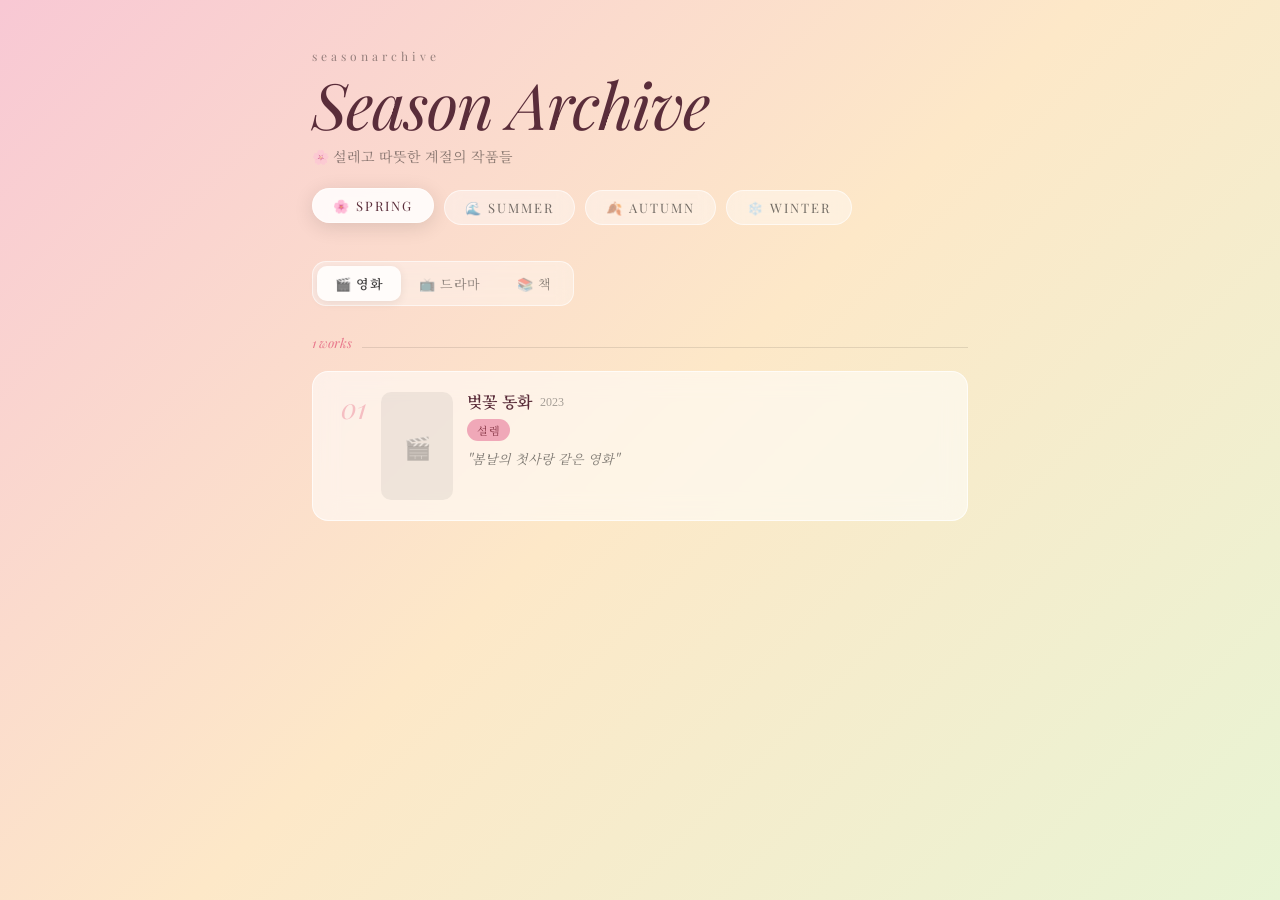
<file: index.html>
<!DOCTYPE html>
<html lang="ko">
<head>
  <meta charset="UTF-8" />
  <meta name="viewport" content="width=device-width, initial-scale=1.0" />
  <title>seasonarchive</title>
  <link rel="stylesheet" href="css/style.css" />
</head>
<body>

  <!-- Header -->
  <div class="container" style="padding-top: 48px; padding-bottom: 24px;">
    <div style="margin-bottom: 8px; font-size: 12px; letter-spacing: 4px; color: rgba(0,0,0,0.4); font-family: 'Playfair Display', serif;">seasonarchive</div>
    <div class="header-title" id="header-title">Season Archive</div>
    <div id="season-desc" style="margin-top: 10px; font-size: 14px; color: rgba(0,0,0,0.45); font-family: 'Noto Serif KR', serif;"></div>
  </div>

  <!-- Season Tabs -->
  <div class="container" style="padding-bottom: 36px;">
    <div style="display: flex; gap: 10px; flex-wrap: wrap;" id="season-tabs"></div>
  </div>

  <!-- Category Tabs + Works -->
  <div class="container" style="padding-bottom: 80px;">
    <div id="cat-tabs-container"></div>
    <div style="display: flex; align-items: baseline; gap: 10px; margin-bottom: 20px;">
      <span class="count-badge" id="count-badge"></span>
      <div class="divider"></div>
    </div>
    <div id="works-list"></div>
  </div>

  <!-- 상세 모달 -->
  <div class="modal-overlay" id="detail-overlay">
    <div class="modal" id="detail-modal" style="max-width:480px;"></div>
  </div>

  <!-- JS 로드 순서 중요: data → render → main -->
  <script src="js/data.js"></script>
  <script src="js/render.js"></script>
  <script src="js/main.js"></script>
</body>
</html>
</file>
<file: css/style.css>
@import url('https://fonts.googleapis.com/css2?family=Playfair+Display:ital,wght@0,400;0,700;1,400&family=Noto+Serif+KR:wght@300;400;600&display=swap');

* { box-sizing: border-box; margin: 0; padding: 0; }
body { min-height: 100vh; font-family: 'Noto Serif KR', Georgia, serif; transition: background 0.8s ease; }

/* ── Layout ── */
.container { max-width: 720px; margin: 0 auto; padding: 0 32px; }
.divider { flex: 1; height: 1px; background: rgba(0,0,0,0.1); }
#works-list { display: flex; flex-direction: column; gap: 14px; }

/* ── Typography ── */
.header-title {
  font-family: 'Playfair Display', serif;
  font-style: italic;
  font-size: clamp(38px, 7vw, 64px);
  letter-spacing: -1px;
  line-height: 1;
}
.work-title { font-family: 'Noto Serif KR', serif; font-weight: 600; font-size: 16px; line-height: 1.3; }
.count-badge { font-family: 'Playfair Display', serif; font-style: italic; font-size: 13px; }
.work-index { font-family: 'Playfair Display', serif; font-style: italic; font-size: 28px; opacity: 0.4; line-height: 1; min-width: 32px; text-align: right; padding-top: 2px; }
.work-note { font-size: 13px; color: rgba(0,0,0,0.5); font-family: 'Noto Serif KR', serif; font-style: italic; line-height: 1.5; }
.tag-chip { display: inline-block; padding: 3px 10px; border-radius: 100px; font-size: 11px; letter-spacing: 0.5px; font-family: 'Noto Serif KR', serif; }
.field-label { font-size: 12px; color: #888; letter-spacing: 1px; margin-top: 14px; display: block; font-family: 'Playfair Display', serif; }

/* ── Season Tabs ── */
.season-btn {
  background: rgba(255,255,255,0.4);
  border: 1.5px solid rgba(255,255,255,0.6);
  border-radius: 100px; padding: 8px 20px; cursor: pointer;
  font-family: 'Playfair Display', serif; font-size: 13px; letter-spacing: 2px;
  transition: all 0.3s ease; backdrop-filter: blur(8px);
}
.season-btn:hover { background: rgba(255,255,255,0.65); transform: translateY(-2px); }
.season-btn.active { background: rgba(255,255,255,0.85); box-shadow: 0 4px 20px rgba(0,0,0,0.12); transform: translateY(-2px); }

/* ── Category Tabs ── */
.cat-tabs {
  display: flex; gap: 0;
  background: rgba(255,255,255,0.35); border: 1.5px solid rgba(255,255,255,0.6);
  border-radius: 14px; padding: 4px; backdrop-filter: blur(8px);
  width: fit-content; margin-bottom: 28px;
}
.cat-btn {
  background: none; border: none; border-radius: 10px; padding: 8px 18px;
  cursor: pointer; font-family: 'Noto Serif KR', serif; font-size: 13px;
  color: rgba(0,0,0,0.45); transition: all 0.25s ease; letter-spacing: 0.5px;
}
.cat-btn:hover { color: rgba(0,0,0,0.65); }
.cat-btn.active { background: rgba(255,255,255,0.85); color: rgba(0,0,0,0.75); box-shadow: 0 2px 10px rgba(0,0,0,0.08); font-weight: 600; }

/* ── Work Cards ── */
.work-card {
  background: rgba(255,255,255,0.55); border: 1px solid rgba(255,255,255,0.7);
  border-radius: 16px; padding: 20px 22px; transition: all 0.35s ease;
  backdrop-filter: blur(12px); position: relative;
}
.work-card:hover { background: rgba(255,255,255,0.8); transform: translateY(-4px); box-shadow: 0 12px 32px rgba(0,0,0,0.1); }
.work-card:hover .card-actions { opacity: 1 !important; }
.card-actions { position: absolute; top: 12px; right: 14px; display: flex; gap: 6px; opacity: 0; transition: opacity 0.2s; }
.edit-btn { background: none; border: none; cursor: pointer; font-size: 13px; padding: 0 2px; }
.delete-btn-inline { background: none; border: none; cursor: pointer; font-size: 13px; color: #aaa; transition: color 0.2s; }
.delete-btn-inline:hover { color: #e05050; }

.add-btn {
  background: rgba(255,255,255,0.4); border: 1.5px dashed rgba(0,0,0,0.2);
  border-radius: 16px; padding: 20px; cursor: pointer; text-align: center;
  font-family: 'Noto Serif KR', serif; font-size: 14px; color: rgba(0,0,0,0.4);
  transition: all 0.3s; width: 100%;
}
.add-btn:hover { background: rgba(255,255,255,0.65); border-color: rgba(0,0,0,0.35); color: rgba(0,0,0,0.6); }
.empty-state { text-align: center; padding: 48px 20px; color: rgba(0,0,0,0.3); font-family: 'Playfair Display', serif; font-style: italic; font-size: 15px; }

/* ── Poster ── */
.poster-wrap {
  width: 72px; min-width: 72px;
  aspect-ratio: 2/3;
  border-radius: 10px; overflow: hidden;
  background: rgba(0,0,0,0.06);
  display: flex; align-items: center; justify-content: center;
  flex-shrink: 0;
}
.poster-wrap img { width: 100%; height: 100%; object-fit: cover; }
.poster-placeholder { font-size: 22px; opacity: 0.3; }

/* ── Admin Toggle ── */
.admin-toggle {
  position: fixed; top: 20px; right: 24px;
  background: rgba(255,255,255,0.45); border: 1.5px solid rgba(255,255,255,0.6);
  border-radius: 100px; padding: 7px 16px; cursor: pointer;
  font-size: 12px; font-family: 'Playfair Display', serif; letter-spacing: 1px;
  color: rgba(0,0,0,0.45); backdrop-filter: blur(8px); transition: all 0.3s; z-index: 50;
}
.admin-toggle:hover { background: rgba(255,255,255,0.7); color: rgba(0,0,0,0.7); }
.admin-toggle.logged-in { background: rgba(255,255,255,0.85); color: rgba(0,0,0,0.65); }

/* ── Modals ── */
.login-overlay, .modal-overlay {
  position: fixed; inset: 0; background: rgba(0,0,0,0.3); backdrop-filter: blur(4px);
  display: none; align-items: center; justify-content: center; z-index: 100;
}
.login-overlay { z-index: 200; }
.login-overlay.active, .modal-overlay.active { display: flex; }

@keyframes slideUp { from { transform: translateY(20px); opacity: 0 } to { transform: translateY(0); opacity: 1 } }

.login-modal {
  background: white; border-radius: 20px; padding: 36px 32px;
  width: 90%; max-width: 320px; box-shadow: 0 20px 60px rgba(0,0,0,0.15);
  animation: slideUp 0.3s ease; text-align: center;
}
.login-modal input {
  width: 100%; border: 1.5px solid #e8e8e8; border-radius: 10px; padding: 10px 14px;
  font-family: 'Noto Serif KR', serif; font-size: 15px; outline: none;
  transition: border-color 0.2s; background: #fafafa; margin-top: 14px;
  text-align: center; letter-spacing: 4px;
}
.login-modal input:focus { border-color: #c8a8b8; background: white; }
.login-error { font-size: 12px; color: #e05050; margin-top: 8px; min-height: 18px; font-family: 'Noto Serif KR', serif; }
.login-submit {
  width: 100%; padding: 11px; border-radius: 12px; border: none; cursor: pointer;
  font-family: 'Noto Serif KR', serif; font-size: 14px; font-weight: 600;
  margin-top: 12px; background: #f0e8f0; color: #5a2d4a; transition: all 0.2s;
}
.login-submit:hover { opacity: 0.85; transform: translateY(-1px); }

.modal {
  background: white; border-radius: 20px; padding: 32px;
  width: 90%; max-width: 440px; max-height: 90vh; overflow-y: auto;
  box-shadow: 0 20px 60px rgba(0,0,0,0.15); animation: slideUp 0.3s ease;
}
.modal input, .modal textarea {
  width: 100%; border: 1.5px solid #e8e8e8; border-radius: 10px;
  padding: 10px 14px; font-family: 'Noto Serif KR', serif; font-size: 14px;
  outline: none; transition: border-color 0.2s; background: #fafafa; margin-top: 6px;
}
.modal input:focus, .modal textarea:focus { border-color: #c8a8b8; background: white; }
.modal textarea { resize: none; height: 72px; }
.submit-btn {
  width: 100%; padding: 12px; border-radius: 12px; border: none; cursor: pointer;
  font-family: 'Noto Serif KR', serif; font-size: 15px; font-weight: 600;
  margin-top: 20px; transition: all 0.2s;
}
.submit-btn:hover { opacity: 0.88; transform: translateY(-1px); }

/* ── Mood Chips ── */
.mood-chips { display: flex; flex-wrap: wrap; gap: 7px; margin-top: 8px; }
.mood-chip {
  padding: 5px 13px; border-radius: 100px; font-size: 12px;
  font-family: 'Noto Serif KR', serif; cursor: pointer;
  border: 1.5px solid #e0e0e0; background: #fafafa; color: #888;
  transition: all 0.2s; user-select: none;
}
.mood-chip:hover { border-color: #c8a8b8; color: #5a2d4a; }
.mood-chip.selected { background: #f0e8f0; border-color: #c8a8b8; color: #5a2d4a; font-weight: 600; }

/* ── Mood Manager ── */
.mood-manage-btn {
  margin-top: 8px; background: none; border: none; cursor: pointer;
  font-size: 11px; color: #bbb; font-family: 'Playfair Display', serif;
  letter-spacing: 1px; text-decoration: underline; padding: 0;
}
.mood-manage-btn:hover { color: #888; }
.mood-manage-area {
  margin-top: 10px; padding: 12px; background: #fafafa;
  border-radius: 10px; border: 1.5px solid #f0e8f0; display: none;
}
.mood-manage-area.open { display: block; }
.mood-manage-list { display: flex; flex-wrap: wrap; gap: 6px; margin-bottom: 10px; }
.mood-manage-chip {
  display: flex; align-items: center; gap: 4px;
  padding: 4px 10px; border-radius: 100px; font-size: 11px;
  background: #fff; border: 1.5px solid #e0d0e0; color: #5a2d4a;
  font-family: 'Noto Serif KR', serif;
}
.mood-remove-btn { background: none; border: none; cursor: pointer; color: #ccc; font-size: 11px; padding: 0; line-height: 1; }
.mood-remove-btn:hover { color: #e05050; }
.mood-add-row { display: flex; gap: 6px; }
.mood-add-input {
  flex: 1; border: 1.5px solid #e8e8e8; border-radius: 8px; padding: 6px 10px;
  font-family: 'Noto Serif KR', serif; font-size: 13px; outline: none;
  transition: border-color 0.2s; background: white;
}
.mood-add-input:focus { border-color: #c8a8b8; }
.mood-add-btn {
  padding: 6px 14px; border-radius: 8px; border: none; cursor: pointer;
  background: #f0e8f0; color: #5a2d4a; font-family: 'Noto Serif KR', serif;
  font-size: 13px; font-weight: 600; transition: all 0.2s;
}
.mood-add-btn:hover { opacity: 0.85; }
</file>
